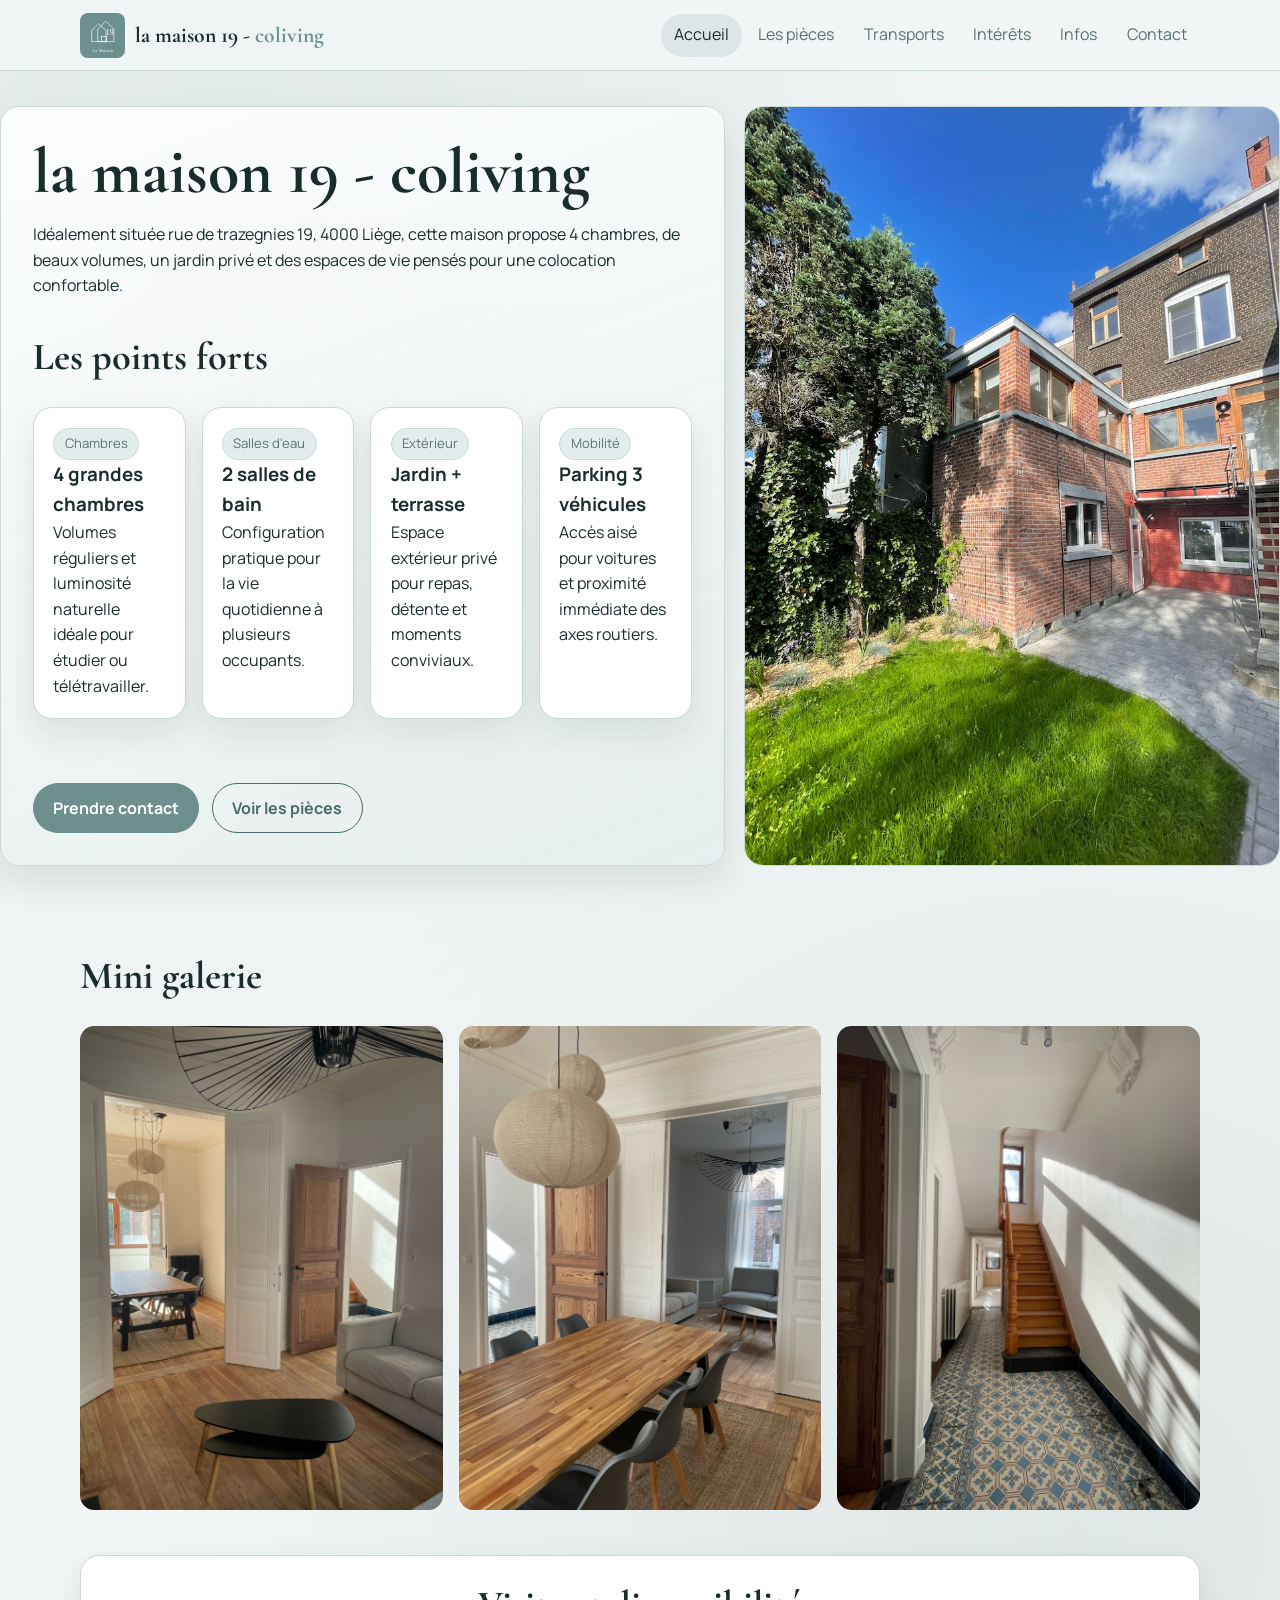
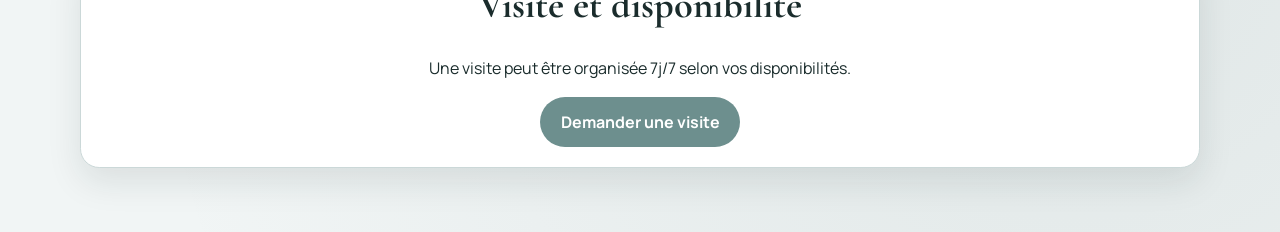
<file: index.html>
<!doctype html>
<html lang="fr">
  <head>
    <meta charset="UTF-8" />
    <meta name="viewport" content="width=device-width, initial-scale=1.0" />
    <title>la maison 19 - coliving</title>
    <meta
      name="description"
      content="la maison 19 - coliving: 4 chambres, jardin et parking, rue de trazegnies 19, 4000 Liège."
    />
    <link rel="preconnect" href="https://fonts.googleapis.com" />
    <link rel="preconnect" href="https://fonts.gstatic.com" crossorigin />
    <link
      href="https://fonts.googleapis.com/css2?family=Cormorant+Garamond:wght@600;700&family=Manrope:wght@400;600;700;800&display=swap"
      rel="stylesheet"
    />
    <link rel="icon" href="img/logo.svg" type="image/svg+xml" />
    <link rel="stylesheet" href="css/style.css" />
  </head>
  <body>
    <header class="site-header">
      <div class="container navbar">
        <a class="logo" href="index.html"><img src="img/logo.svg" alt="La Maison 19 – Coliving" class="logo-img"><span class="logo-text">la maison 19 - <em>coliving</em></span></a>
        <button class="hamburger" aria-label="Ouvrir le menu" aria-expanded="false" data-nav-toggle>
          <span></span>
          <span></span>
          <span></span>
        </button>
        <nav>
          <ul class="nav-links" data-nav-links>
            <li class="nav-item"><a href="index.html">Accueil</a></li>
            <li class="nav-item"><a href="pieces.html">Les pièces</a></li>
            <li class="nav-item"><a href="transports.html">Transports</a></li>
            <li class="nav-item"><a href="interets.html">Intérêts</a></li>
            <li class="nav-item"><a href="infos.html">Infos</a></li>
            <li class="nav-item"><a href="contact.html">Contact</a></li>
          </ul>
        </nav>
      </div>
    </header>
    <!-- TODO réduire l'espace entre le header et le main -->
    <main class="home-main">
      <section class="hero">
        <div class="container hero-shell">
          <article class="card hero-copy reveal">
            <h1><!-- DATA: TITRE -->la maison 19 - coliving</h1>
            <p>
              <!-- DATA: LOCALISATION -->Idéalement située rue de trazegnies 19, 4000 Liège, cette maison propose 4 chambres,
               de beaux volumes, un jardin privé et des espaces de vie pensés pour une colocation confortable.
            </p>
            <div class="hero-highlights">
              <h2 class="section-title">Les points forts</h2>
              <div class="grid-4">
                <article class="card">
                    <span class="badge">Chambres</span>
                    <h3><!-- DATA: CHAMBRES -->4 grandes chambres</h3>
                    <p>Volumes réguliers et luminosité naturelle idéale pour étudier ou télétravailler.</p>
                </article>
                <article class="card">
                    <span class="badge">Salles d'eau</span>
                    <h3><!-- DATA: SDB -->2 salles de bain</h3>
                    <p>Configuration pratique pour la vie quotidienne à plusieurs occupants.</p>
                </article>
                <article class="card">
                    <span class="badge">Extérieur</span>
                    <h3><!-- DATA: JARDIN -->Jardin + terrasse</h3>
                    <p>Espace extérieur privé pour repas, détente et moments conviviaux.</p>
                </article>
                <article class="card">
                    <span class="badge">Mobilité</span>
                    <h3><!-- DATA: PARKING -->Parking 3 véhicules</h3>
                    <p>Accès aisé pour voitures et proximité immédiate des axes routiers.</p>
                </article>
                </div>
            </div>
            <div style="height: 2rem;"></div> 
            <p class="hero-actions">
              <a class="btn btn-primary" href="contact.html">Prendre contact</a>
              <a class="btn btn-outline" href="pieces.html">Voir les pièces</a>
            </p>
          </article>
          <figure class="hero-image reveal delay-1">
            <img src="img/index/IMG_2980.jpeg" alt="Façade de la maison 19 - coliving à Liège" />
          </figure>
        </div>
      </section>

      <section class="section container reveal delay-2">
        <h2 class="section-title">Mini galerie</h2>
        <div class="grid-3">
          <img src="img/index/IMG_2970.jpeg" alt="Aperçu de la maison 1" />
          <img src="img/index/IMG_2964.jpeg" alt="Aperçu de la maison 2" />
          <img src="img/index/IMG_2968.jpeg" alt="Aperçu de la maison 3" />
        </div>
      </section>

      <section class="section container reveal delay-3">
        <article class="card" style="text-align: center">
          <h2 class="section-title" style="justify-content: center">Visite et disponibilité</h2>
          <p><!-- DATA: CTA -->Une visite peut être organisée 7j/7 selon vos disponibilités.</p>
          <p style="margin-top: 1rem">
            <a class="btn btn-primary" href="contact.html">Demander une visite</a>
          </p>
        </article>
      </section>
    </main>

    <script src="js/main.js"></script>
  </body>
</html>
</file>
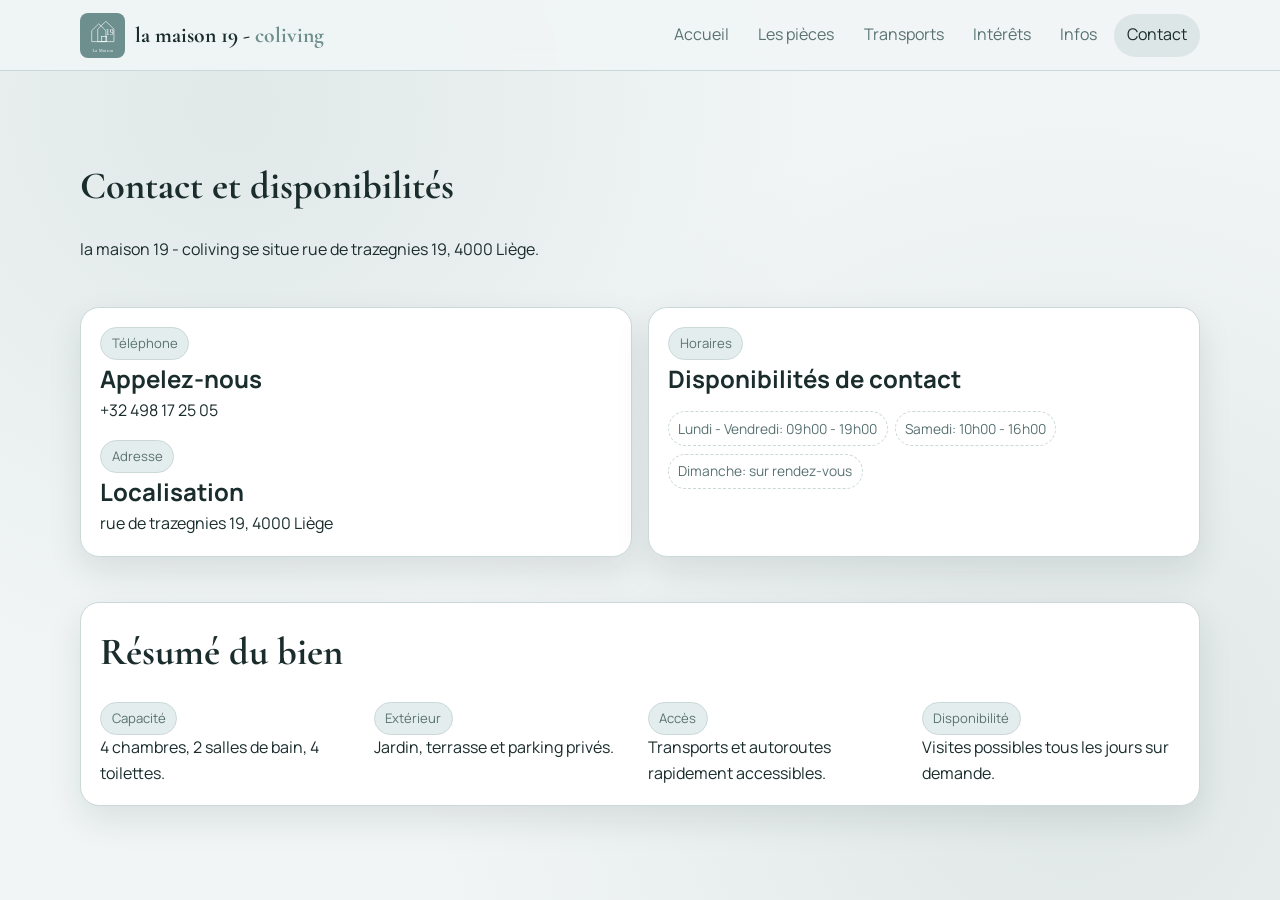
<file: contact.html>
<!doctype html>
<html lang="fr">
  <head>
    <meta charset="UTF-8" />
    <meta name="viewport" content="width=device-width, initial-scale=1.0" />
    <title>Contact - la maison 19 - coliving</title>
    <meta name="description" content="Coordonnées de contact fictives pour organiser une visite du bien." />
    <link rel="preconnect" href="https://fonts.googleapis.com" />
    <link rel="preconnect" href="https://fonts.gstatic.com" crossorigin />
    <link
      href="https://fonts.googleapis.com/css2?family=Cormorant+Garamond:wght@600;700&family=Manrope:wght@400;600;700;800&display=swap"
      rel="stylesheet"
    />
    <link rel="icon" href="img/logo.svg" type="image/svg+xml" />
    <link rel="stylesheet" href="css/style.css" />
  </head>
  <body>
    <header class="site-header">
      <div class="container navbar">
        <a class="logo" href="index.html"><img src="img/logo.svg" alt="La Maison 19 – Coliving" class="logo-img"><span class="logo-text">la maison 19 - <em>coliving</em></span></a>
        <button class="hamburger" aria-label="Ouvrir le menu" aria-expanded="false" data-nav-toggle>
          <span></span><span></span><span></span>
        </button>
        <nav>
          <ul class="nav-links" data-nav-links>
            <li class="nav-item"><a href="index.html">Accueil</a></li>
            <li class="nav-item"><a href="pieces.html">Les pièces</a></li>
            <li class="nav-item"><a href="transports.html">Transports</a></li>
            <li class="nav-item"><a href="interets.html">Intérêts</a></li>
            <li class="nav-item"><a href="infos.html">Infos</a></li>
            <li class="nav-item"><a href="contact.html">Contact</a></li>
          </ul>
        </nav>
      </div>
    </header>

    <main class="container">
      <section class="section reveal">
        <h1 class="section-title">Contact et disponibilités</h1>
        <p><!-- DATA: INTRO_CONTACT -->la maison 19 - coliving se situe rue de trazegnies 19, 4000 Liège.</p>
      </section>

      <section class="section grid-2 reveal delay-1">
        <article class="card">
          <span class="badge">Téléphone</span>
          <h2><!-- DATA: TEL_LABEL -->Appelez-nous</h2>
          <p><a href="tel:+32498172505"><!-- DATA: TEL -->+32 498 17 25 05</a></p>

          <span class="badge" style="margin-top: 1rem">Adresse</span>
          <h2><!-- DATA: ADRESSE_LABEL -->Localisation</h2>
          <p><!-- DATA: ADRESSE -->rue de trazegnies 19, 4000 Liège</p>

          </article>

        <article class="card">
          <span class="badge">Horaires</span>
          <h2><!-- DATA: HORAIRES_LABEL -->Disponibilités de contact</h2>
          <ul class="feature-list">
            <li><!-- DATA: HORAIRE_SEMAINE -->Lundi - Vendredi: 09h00 - 19h00</li>
            <li><!-- DATA: HORAIRE_SAMEDI -->Samedi: 10h00 - 16h00</li>
            <li><!-- DATA: HORAIRE_DIMANCHE -->Dimanche: sur rendez-vous</li>
          </ul>
        </article>
      </section>

      <section class="section reveal delay-2">
        <article class="card">
          <h2 class="section-title">Résumé du bien</h2>
          <div class="grid-4">
            <div>
              <span class="badge">Capacité</span>
              <p><!-- DATA: RESUME_PIECES -->4 chambres, 2 salles de bain, 4 toilettes.</p>
            </div>
            <div>
              <span class="badge">Extérieur</span>
              <p><!-- DATA: RESUME_EXT -->Jardin, terrasse et parking privés.</p>
            </div>
            <div>
              <span class="badge">Accès</span>
              <p><!-- DATA: RESUME_ACCES -->Transports et autoroutes rapidement accessibles.</p>
            </div>
            <div>
              <span class="badge">Disponibilité</span>
              <p><!-- DATA: RESUME_DISPO -->Visites possibles tous les jours sur demande.</p>
            </div>
          </div>
        </article>
      </section>
    </main>

    <script src="js/main.js"></script>
  </body>
</html>
</file>
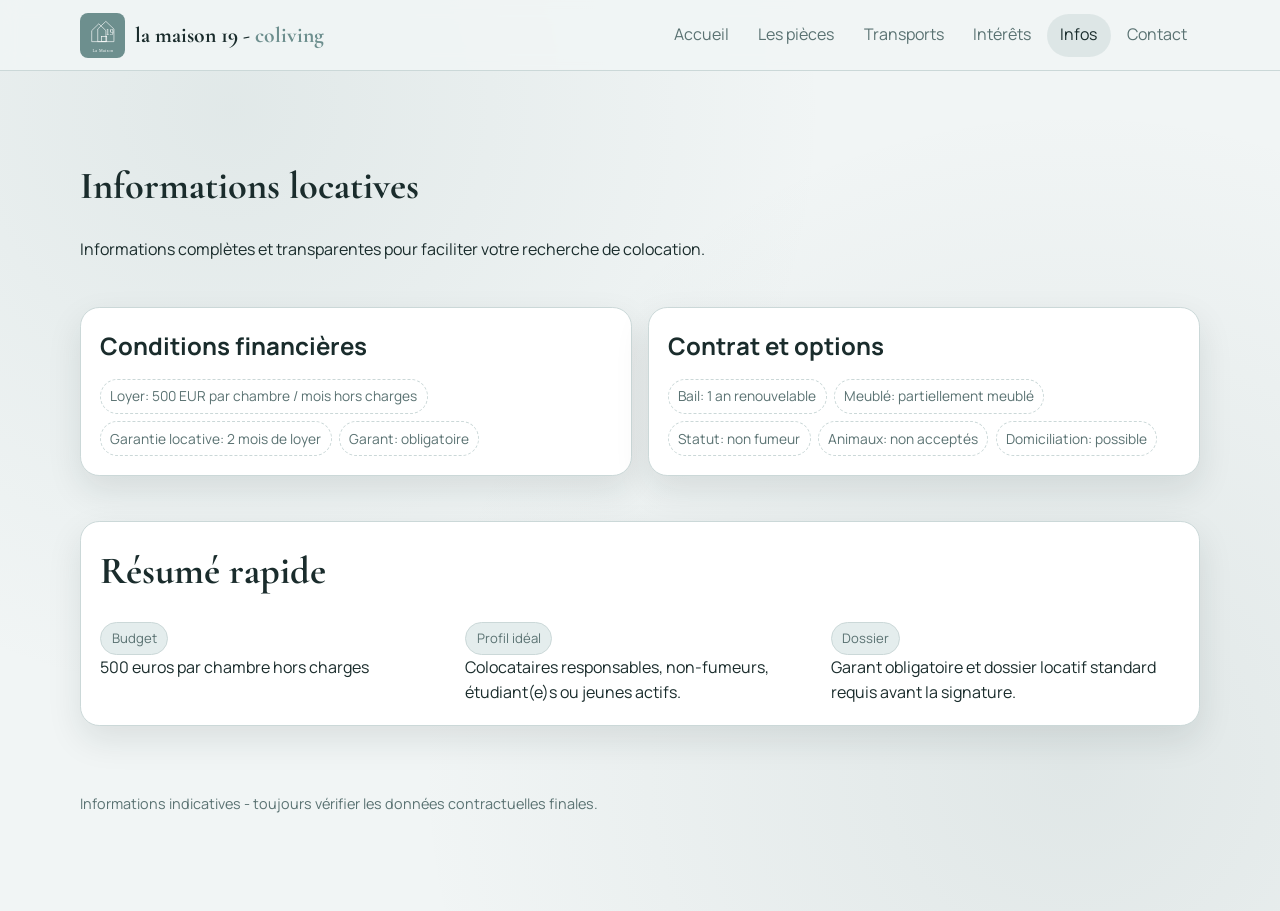
<file: infos.html>
<!doctype html>
<html lang="fr">
  <head>
    <meta charset="UTF-8" />
    <meta name="viewport" content="width=device-width, initial-scale=1.0" />
    <title>Informations pratiques - la maison 19 - coliving</title>
    <meta name="description" content="Toutes les informations locatives essentielles du bien en un coup d'œil." />
    <link rel="preconnect" href="https://fonts.googleapis.com" />
    <link rel="preconnect" href="https://fonts.gstatic.com" crossorigin />
    <link
      href="https://fonts.googleapis.com/css2?family=Cormorant+Garamond:wght@600;700&family=Manrope:wght@400;600;700;800&display=swap"
      rel="stylesheet"
    />
    <link rel="icon" href="img/logo.svg" type="image/svg+xml" />
    <link rel="stylesheet" href="css/style.css" />
  </head>
  <body>
    <header class="site-header">
      <div class="container navbar">
        <a class="logo" href="index.html"><img src="img/logo.svg" alt="La Maison 19 – Coliving" class="logo-img"><span class="logo-text">la maison 19 - <em>coliving</em></span></a>
        <button class="hamburger" aria-label="Ouvrir le menu" aria-expanded="false" data-nav-toggle>
          <span></span><span></span><span></span>
        </button>
        <nav>
          <ul class="nav-links" data-nav-links>
            <li class="nav-item"><a href="index.html">Accueil</a></li>
            <li class="nav-item"><a href="pieces.html">Les pièces</a></li>
            <li class="nav-item"><a href="transports.html">Transports</a></li>
            <li class="nav-item"><a href="interets.html">Intérêts</a></li>
            <li class="nav-item"><a href="infos.html">Infos</a></li>
            <li class="nav-item"><a href="contact.html">Contact</a></li>
          </ul>
        </nav>
      </div>
    </header>

    <main class="container">
      <section class="section reveal">
        <h1 class="section-title">Informations locatives</h1>
        <p><!-- DATA: INTRO_INFOS -->Informations complètes et transparentes pour faciliter votre recherche de colocation.</p>
      </section>

      <section class="section grid-2 reveal delay-1">
        <article class="card">
          <h2>Conditions financières</h2>
          <ul class="feature-list">
            <li><!-- DATA: LOYER -->Loyer: 500 EUR par chambre / mois hors charges</li>
            <li><!-- DATA: DEPOT -->Garantie locative: 2 mois de loyer</li>
            <li><!-- DATA: GARANT -->Garant: obligatoire</li>
          </ul>
        </article>
        <article class="card">
          <h2>Contrat et options</h2>
          <ul class="feature-list">
            <li><!-- DATA: BAIL -->Bail: 1 an renouvelable</li>
            <li><!-- DATA: MEUBLE -->Meublé: partiellement meublé</li>
            <li><!-- DATA: FUMEUR -->Statut: non fumeur</li>
            <li><!-- DATA: ANIMAUX -->Animaux: non acceptés</li>
            <li><!-- DATA: DOMICILIATION -->Domiciliation: possible</li>
          </ul>
        </article>
      </section>

      <section class="section reveal delay-2">
        <article class="card">
          <h2 class="section-title">Résumé rapide</h2>
          <div class="grid-3">
            <div>
              <span class="badge">Budget</span>
              <p><!-- DATA: RESUME_BUDGET -->500 euros par chambre hors charges</p>
            </div>
            <div>
              <span class="badge">Profil idéal</span>
              <p><!-- DATA: RESUME_PROFIL -->Colocataires responsables, non-fumeurs, étudiant(e)s ou jeunes actifs.</p>
            </div>
            <div>
              <span class="badge">Dossier</span>
              <p><!-- DATA: RESUME_DOSSIER -->Garant obligatoire et dossier locatif standard requis avant la signature.</p>
            </div>
          </div>
        </article>
      </section>

      <footer class="footer">
        <p>Informations indicatives - toujours vérifier les données contractuelles finales.</p>
      </footer>
    </main>

    <script src="js/main.js"></script>
  </body>
</html>
</file>
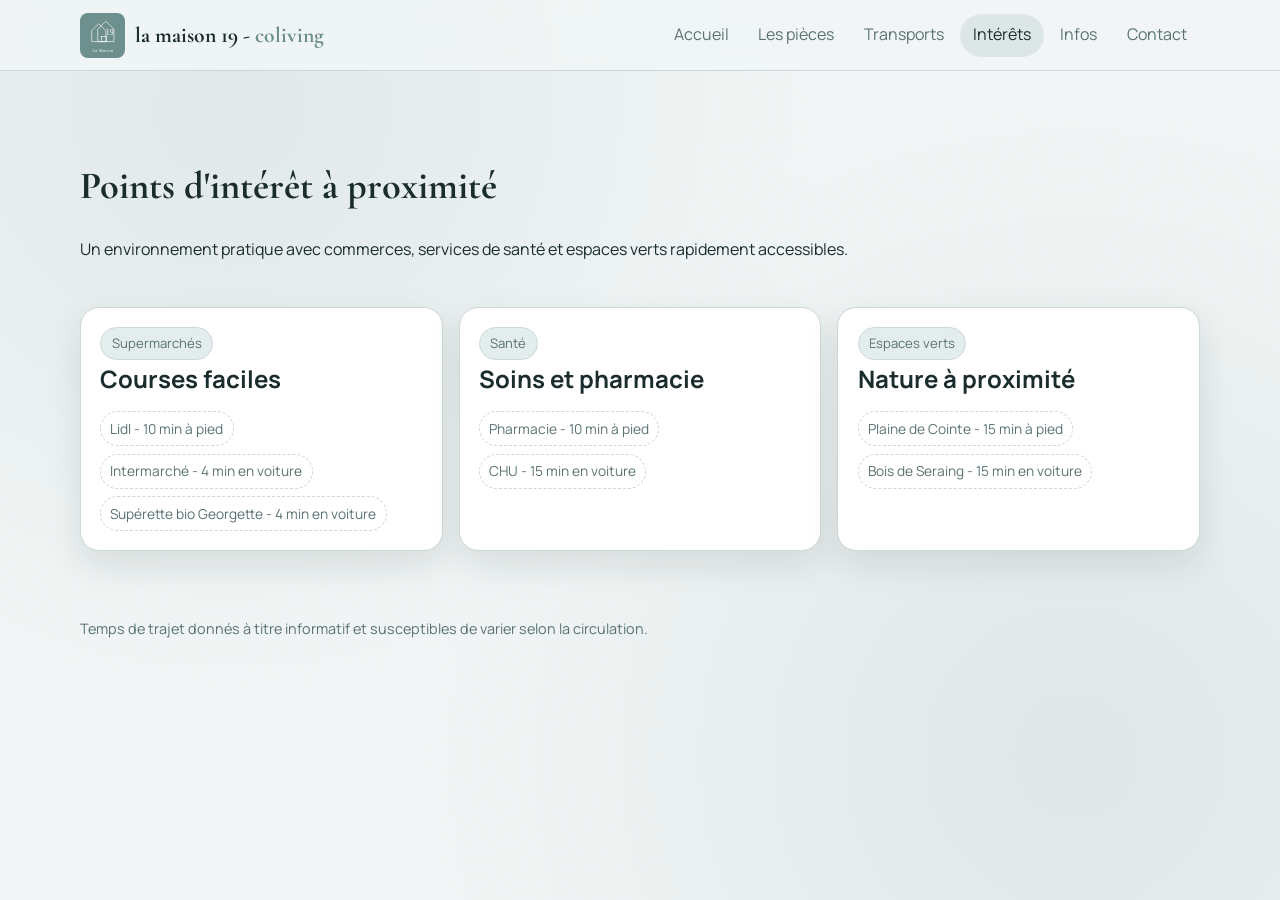
<file: interets.html>
<!doctype html>
<html lang="fr">
  <head>
    <meta charset="UTF-8" />
    <meta name="viewport" content="width=device-width, initial-scale=1.0" />
    <title>Points d'intérêt - la maison 19 - coliving</title>
    <meta name="description" content="Services et lieux utiles autour de la maison: commerces, santé, parcs, restaurants." />
    <link rel="preconnect" href="https://fonts.googleapis.com" />
    <link rel="preconnect" href="https://fonts.gstatic.com" crossorigin />
    <link
      href="https://fonts.googleapis.com/css2?family=Cormorant+Garamond:wght@600;700&family=Manrope:wght@400;600;700;800&display=swap"
      rel="stylesheet"
    />
    <link rel="icon" href="img/logo.svg" type="image/svg+xml" />
    <link rel="stylesheet" href="css/style.css" />
  </head>
  <body>
    <header class="site-header">
      <div class="container navbar">
        <a class="logo" href="index.html"><img src="img/logo.svg" alt="La Maison 19 – Coliving" class="logo-img"><span class="logo-text">la maison 19 - <em>coliving</em></span></a>
        <button class="hamburger" aria-label="Ouvrir le menu" aria-expanded="false" data-nav-toggle>
          <span></span><span></span><span></span>
        </button>
        <nav>
          <ul class="nav-links" data-nav-links>
            <li class="nav-item"><a href="index.html">Accueil</a></li>
            <li class="nav-item"><a href="pieces.html">Les pièces</a></li>
            <li class="nav-item"><a href="transports.html">Transports</a></li>
            <li class="nav-item"><a href="interets.html">Intérêts</a></li>
            <li class="nav-item"><a href="infos.html">Infos</a></li>
            <li class="nav-item"><a href="contact.html">Contact</a></li>
          </ul>
        </nav>
      </div>
    </header>

    <main class="container">
      <section class="section reveal">
        <h1 class="section-title">Points d'intérêt à proximité</h1>
        <p><!-- DATA: INTRO_INTERETS -->Un environnement pratique avec commerces, services de santé et espaces verts rapidement accessibles.</p>
      </section>

      <section class="section grid-3 reveal delay-1">
        <article class="card">
          <span class="badge">Supermarchés</span>
          <h2>Courses faciles</h2>
          <ul class="feature-list">
            <li><!-- DATA: SUPERMARCHE_1 -->Lidl - 10 min à pied</li>
            <li><!-- DATA: SUPERMARCHE_2 -->Intermarché - 4 min en voiture</li>
            <li><!-- DATA: SUPERMARCHE_3 -->Supérette bio Georgette - 4 min en voiture</li>
          </ul>
        </article>

        <article class="card">
          <span class="badge">Santé</span>
          <h2>Soins et pharmacie</h2>
          <ul class="feature-list">
            <li><!-- DATA: PHARMA_1 -->Pharmacie - 10 min à pied</li>
            <li><!-- DATA: PHARMA_2 -->CHU - 15 min en voiture</li>
          </ul>
        </article>

        <article class="card">
          <span class="badge">Espaces verts</span>
          <h2>Nature à proximité</h2>
          <ul class="feature-list">
            <li><!-- DATA: MEDECIN_1 -->Plaine de Cointe - 15 min à pied</li>
            <li><!-- DATA: MEDECIN_2 -->Bois de Seraing - 15 min en voiture</li>
          </ul>
        </article>
      </section>

      <footer class="footer">
        <p>Temps de trajet donnés à titre informatif et susceptibles de varier selon la circulation.</p>
      </footer>
    </main>

    <script src="js/main.js"></script>
  </body>
</html>
</file>
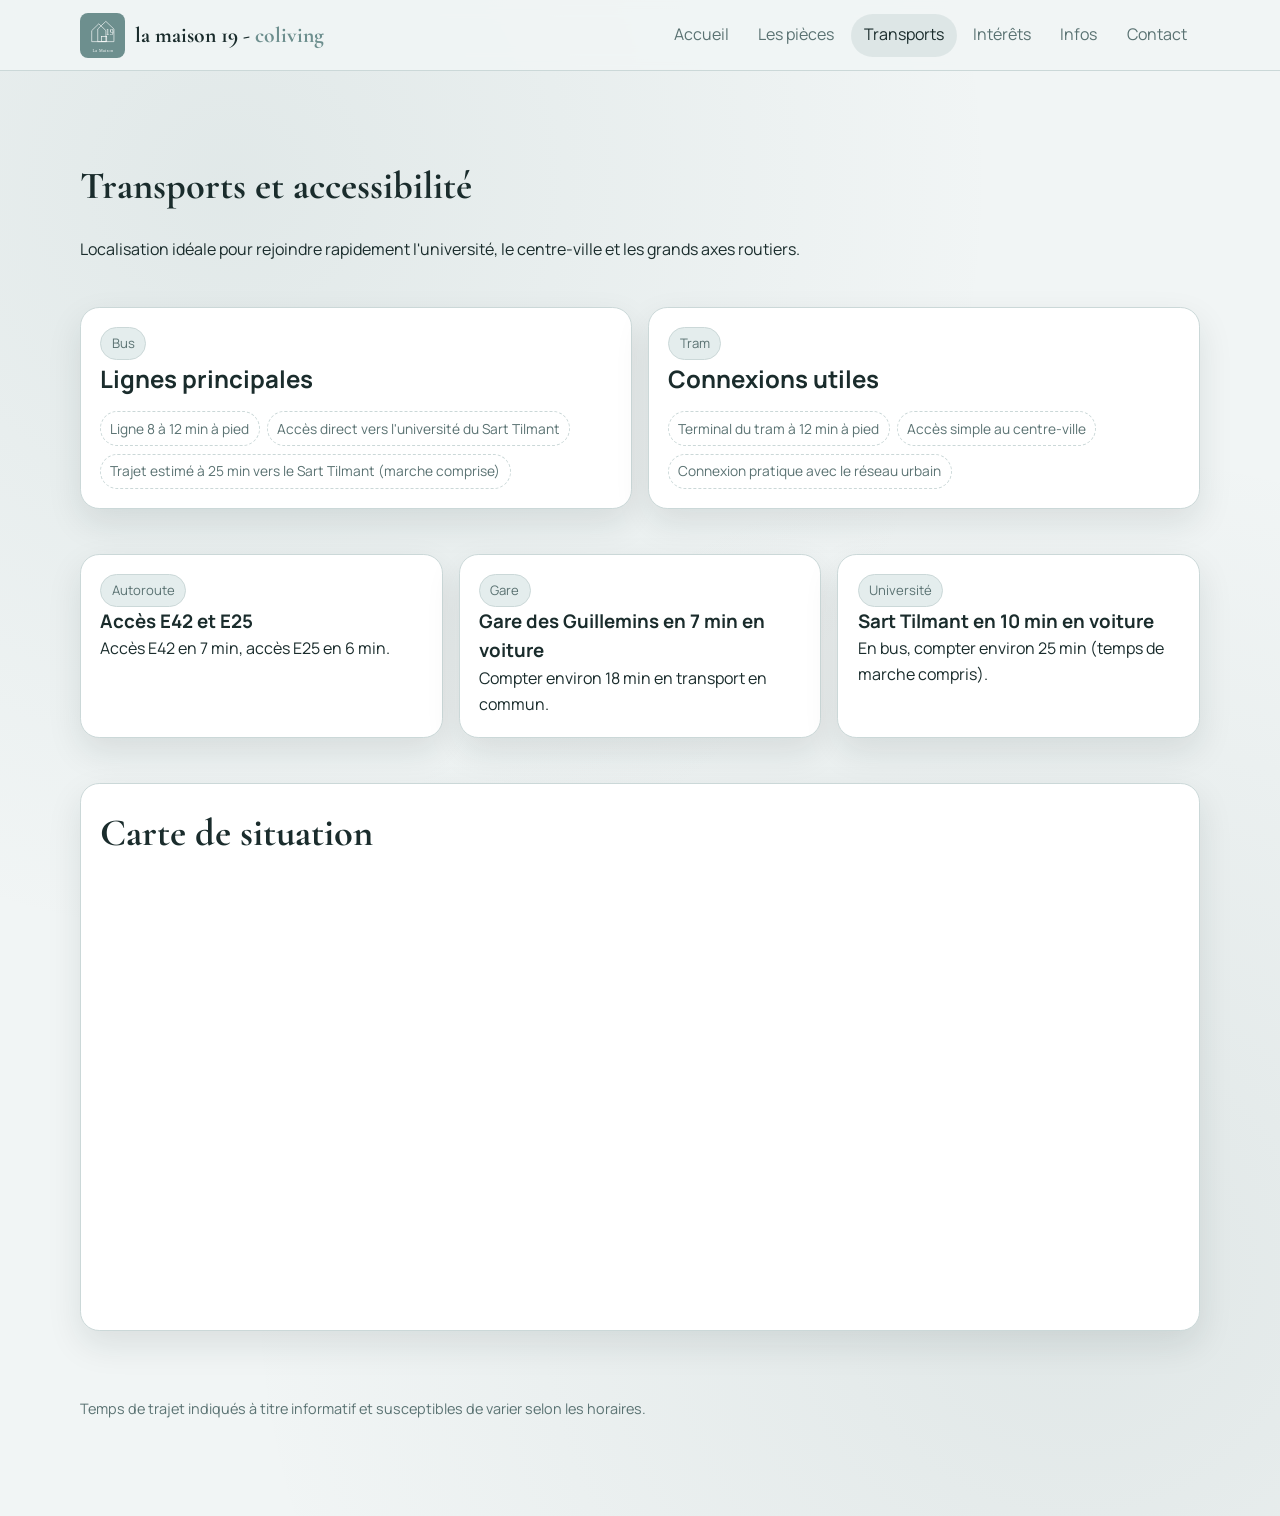
<file: transports.html>
<!doctype html>
<html lang="fr">
  <head>
    <meta charset="UTF-8" />
    <meta name="viewport" content="width=device-width, initial-scale=1.0" />
    <title>Transports - la maison 19 - coliving</title>
    <meta name="description" content="Accessibilité de la maison: bus, tram, autoroute et points stratégiques." />
    <link rel="preconnect" href="https://fonts.googleapis.com" />
    <link rel="preconnect" href="https://fonts.gstatic.com" crossorigin />
    <link
      href="https://fonts.googleapis.com/css2?family=Cormorant+Garamond:wght@600;700&family=Manrope:wght@400;600;700;800&display=swap"
      rel="stylesheet"
    />
    <link rel="icon" href="img/logo.svg" type="image/svg+xml" />
    <link rel="stylesheet" href="css/style.css" />
  </head>
  <body>
    <header class="site-header">
      <div class="container navbar">
        <a class="logo" href="index.html"><img src="img/logo.svg" alt="La Maison 19 – Coliving" class="logo-img"><span class="logo-text">la maison 19 - <em>coliving</em></span></a>
        <button class="hamburger" aria-label="Ouvrir le menu" aria-expanded="false" data-nav-toggle>
          <span></span><span></span><span></span>
        </button>
        <nav>
          <ul class="nav-links" data-nav-links>
            <li class="nav-item"><a href="index.html">Accueil</a></li>
            <li class="nav-item"><a href="pieces.html">Les pièces</a></li>
            <li class="nav-item"><a href="transports.html">Transports</a></li>
            <li class="nav-item"><a href="interets.html">Intérêts</a></li>
            <li class="nav-item"><a href="infos.html">Infos</a></li>
            <li class="nav-item"><a href="contact.html">Contact</a></li>
          </ul>
        </nav>
      </div>
    </header>

    <main class="container">
      <section class="section reveal">
        <h1 class="section-title">Transports et accessibilité</h1>
        <p><!-- DATA: INTRO_TRANSPORTS -->Localisation idéale pour rejoindre rapidement l'université, le centre-ville et les grands axes routiers.</p>
      </section>

      <section class="section grid-2 reveal delay-1">
        <article class="card">
          <span class="badge">Bus</span>
          <h2>Lignes principales</h2>
          <ul class="feature-list">
            <li><!-- DATA: BUS_1 -->Ligne 8 à 12 min à pied</li>
            <li><!-- DATA: BUS_2 -->Accès direct vers l'université du Sart Tilmant</li>
            <li><!-- DATA: BUS_3 -->Trajet estimé à 25 min vers le Sart Tilmant (marche comprise)</li>
          </ul>
        </article>
        <article class="card">
          <span class="badge">Tram</span>
          <h2>Connexions utiles</h2>
          <ul class="feature-list">
            <li><!-- DATA: TRAM_1 -->Terminal du tram à 12 min à pied</li>
            <li><!-- DATA: TRAM_2 -->Accès simple au centre-ville</li>
            <li><!-- DATA: TRAM_3 -->Connexion pratique avec le réseau urbain</li>
          </ul>
        </article>
      </section>

      <section class="section grid-3 reveal delay-2">
        <article class="card">
          <span class="badge">Autoroute</span>
          <h3><!-- DATA: AUTOROUTE -->Accès E42 et E25</h3>
          <p>Accès E42 en 7 min, accès E25 en 6 min.</p>
        </article>
        <article class="card">
          <span class="badge">Gare</span>
          <h3><!-- DATA: CENTRE_VILLE -->Gare des Guillemins en 7 min en voiture</h3>
          <p>Compter environ 18 min en transport en commun.</p>
        </article>
        <article class="card">
          <span class="badge">Université</span>
          <h3><!-- DATA: UNIVERSITE -->Sart Tilmant en 10 min en voiture</h3>
          <p>En bus, compter environ 25 min (temps de marche compris).</p>
        </article>
      </section>

      <section class="section reveal delay-3">
        <article class="card">
          <h2 class="section-title">Carte de situation</h2>
          <iframe
            title="Carte de localisation"
            aria-label="Carte de localisation de la maison"
            src="https://www.google.com/maps?q=rue%20de%20trazegnies%2019%2C%204000%20Li%C3%A8ge&output=embed"
            width="100%"
            height="420"
            style="border: 0; border-radius: 0.9rem"
            loading="lazy"
            referrerpolicy="no-referrer-when-downgrade"
          ></iframe>
        </article>
      </section>

      <footer class="footer">
        <p>Temps de trajet indiqués à titre informatif et susceptibles de varier selon les horaires.</p>
      </footer>
    </main>

    <script src="js/main.js"></script>
  </body>
</html>
</file>
<file: css/style.css>
/* Base reset */
* {
  box-sizing: border-box;
  margin: 0;
  padding: 0;
}

:root {
  --color-bg: #F1F5F5;
  --color-surface: #FFFFFF;
  --color-surface-alt: #E4EDED;
  --color-text: #1A2C2C;
  --color-muted: #5A7272;
  --color-primary: #6D8F8E;
  --color-primary-dark: #4A6A69;
  --color-accent: #4A6A69;
  --color-border: #CBD8D8;
  --shadow-soft: 0 14px 34px rgba(20, 35, 35, 0.10);
  --radius-sm: 0.5rem;
  --radius-md: 0.9rem;
  --radius-lg: 1.2rem;
  --container: 1120px;
  --font-title: "Cormorant Garamond", serif;
  --font-body: "Manrope", sans-serif;
}

html,
body {
  min-height: 100%;
}

body {
  font-family: var(--font-body);
  color: var(--color-text);
  background:
    radial-gradient(circle at 18% 12%, rgba(109, 143, 142, 0.12), transparent 45%),
    radial-gradient(circle at 84% 84%, rgba(74, 106, 105, 0.10), transparent 50%),
    var(--color-bg);
  line-height: 1.6;
}

img {
  display: block;
  max-width: 100%;
  border-radius: var(--radius-md);
}

a {
  color: inherit;
  text-decoration: none;
}

ul {
  list-style: none;
}

.container {
  width: min(100% - 2rem, var(--container));
  margin-inline: auto;
}

main {
  padding-block: 2.5rem 4rem;
}

.home-main {
  padding-top: 0;
}

.section {
  margin-top: 2.8rem;
}

.section-title {
  display: inline-flex;
  align-items: center;
  gap: 0.6rem;
  font-family: var(--font-title);
  font-size: clamp(1.8rem, 3vw, 2.5rem);
  margin-bottom: 1.2rem;
}

.section-title::before,
.section-title::after {
  content: none !important;
  display: none !important;
}

.badge {
  display: inline-block;
  padding: 0.3rem 0.65rem;
  font-size: 0.82rem;
  border: 1px solid var(--color-border);
  border-radius: 999px;
  color: var(--color-muted);
  background: var(--color-surface-alt);
}

.card {
  background: var(--color-surface);
  border: 1px solid var(--color-border);
  border-radius: var(--radius-lg);
  padding: 1.2rem;
  box-shadow: var(--shadow-soft);
}

.btn {
  display: inline-flex;
  align-items: center;
  justify-content: center;
  gap: 0.4rem;
  padding: 0.7rem 1.2rem;
  border-radius: 999px;
  border: 1px solid transparent;
  font-weight: 700;
  cursor: pointer;
  transition: transform 0.2s ease, background-color 0.2s ease, border-color 0.2s ease;
}

.btn:hover {
  transform: translateY(-1px);
}

.btn-primary {
  background: var(--color-primary);
  color: #fff;
}

.btn-primary:hover {
  background: var(--color-primary-dark);
}

.btn-outline {
  background: transparent;
  border-color: var(--color-accent);
  color: var(--color-accent);
}

.btn-outline:hover {
  background: rgba(109, 143, 142, 0.12);
}

/* Navbar */
.site-header {
  position: sticky;
  top: 0;
  z-index: 30;
  backdrop-filter: blur(10px);
  background: rgba(241, 245, 245, 0.88);
  border-bottom: 1px solid var(--color-border);
}

.navbar {
  min-height: 4.4rem;
  display: flex;
  align-items: center;
  justify-content: space-between;
  gap: 1rem;
}

.logo {
  display: flex;
  align-items: center;
  gap: 0.65rem;
}

.logo-img {
  height: 2.8rem;
  width: auto;
  border-radius: var(--radius-sm);
  display: block;
  flex-shrink: 0;
}

.logo-text {
  font-family: var(--font-title);
  font-size: 1.35rem;
  font-weight: 700;
  color: var(--color-text);
  line-height: 1.15;
}

.logo-text em {
  font-style: normal;
  color: var(--color-primary);
}

.nav-links {
  display: flex;
  align-items: center;
  gap: 0.2rem;
}

.nav-item > a,
.dropdown-trigger {
  display: inline-flex;
  align-items: center;
  gap: 0.45rem;
  padding: 0.55rem 0.82rem;
  border-radius: 999px;
  color: var(--color-muted);
  font-weight: 700;
  background: transparent;
  border: 0;
  cursor: pointer;
  font: inherit;
}

.nav-item > a:hover,
.dropdown-trigger:hover,
.nav-item > a.active {
  background: rgba(109, 143, 142, 0.14);
  color: var(--color-text);
}

.dropdown {
  position: relative;
}

.dropdown-menu {
  position: absolute;
  top: calc(100% + 0.4rem);
  left: 0;
  min-width: 15rem;
  padding: 0.4rem;
  border-radius: var(--radius-md);
  border: 1px solid var(--color-border);
  background: var(--color-surface);
  box-shadow: var(--shadow-soft);
  display: none;
}

.dropdown.open .dropdown-menu {
  display: block;
}

.dropdown-menu a {
  display: block;
  padding: 0.55rem 0.65rem;
  border-radius: var(--radius-sm);
  color: var(--color-muted);
}

.dropdown-menu a:hover {
  background: rgba(109, 143, 142, 0.14);
  color: var(--color-text);
}

.hamburger {
  display: none;
  border: 0;
  background: transparent;
  width: 2.5rem;
  height: 2.5rem;
  border-radius: 50%;
  cursor: pointer;
}

.hamburger span {
  display: block;
  width: 1.35rem;
  height: 2px;
  margin: 0.22rem auto;
  background: var(--color-text);
}

/* Hero */
.hero {
  min-height: calc(100vh - 4.4rem);
  display: grid;
  place-items: center;
}

.hero-shell {
  width: 100%;
  display: grid;
  grid-template-columns: 1.15fr 0.85fr;
  gap: 1.2rem;
}

.hero-copy {
  padding: 2rem;
  background: linear-gradient(160deg, rgba(255, 255, 255, 0.93), rgba(228, 237, 237, 0.85));
}

.hero-copy h1 {
  font-family: var(--font-title);
  font-size: clamp(2.3rem, 6vw, 4rem);
  line-height: 1.02;
  margin-bottom: 1.1rem;
}

.hero-highlights {
  margin-top: 1.75rem;
}

.hero-actions {
  margin-top: 2rem;
  display: flex;
  flex-wrap: wrap;
  gap: 0.8rem;
}

.hero-stats {
  display: grid;
  grid-template-columns: repeat(3, minmax(0, 1fr));
  gap: 0.7rem;
  margin-top: 1rem;
}

.hero-stat {
  background: var(--color-surface);
  border-radius: var(--radius-sm);
  border: 1px solid var(--color-border);
  padding: 0.65rem;
}

.hero-stat strong {
  display: block;
  font-size: 1.05rem;
}

.hero-image {
  min-height: 23rem;
  max-height: 50rem;
  border-radius: var(--radius-lg);
  overflow: hidden;
  border: 1px solid var(--color-border);
}

.hero-image img {
  width: 100%;
  height: 100%;
  object-fit: cover;
}

.grid-4 {
  display: grid;
  grid-template-columns: repeat(4, minmax(0, 1fr));
  gap: 1rem;
}

.grid-3 {
  display: grid;
  grid-template-columns: repeat(3, minmax(0, 1fr));
  gap: 1rem;
}

.grid-2 {
  display: grid;
  grid-template-columns: repeat(2, minmax(0, 1fr));
  gap: 1rem;
}

/* Carousel */
.carousel {
  position: relative;
}

.carousel-track {
  position: relative;
  min-height: 350px;
}

.carousel-slide {
  display: none;
  height: 350px;
  object-fit: contain;
  width: 100%;
  cursor: pointer;
  border-radius: var(--radius-md);
}

.carousel-slide.active {
  display: block;
}

.carousel-controls {
  margin-top: 0.8rem;
  display: flex;
  justify-content: space-between;
  align-items: center;
}

.carousel-buttons {
  display: inline-flex;
  gap: 0.5rem;
}

.carousel-btn {
  width: 2.25rem;
  height: 2.25rem;
  border-radius: 50%;
  border: 1px solid var(--color-border);
  background: var(--color-surface);
  color: var(--color-text);
  cursor: pointer;
}

.carousel-btn:hover {
  background: var(--color-surface-alt);
}

.carousel-indicators {
  display: inline-flex;
  align-items: center;
  gap: 0.35rem;
}

.carousel-indicators button {
  width: 0.55rem;
  height: 0.55rem;
  border-radius: 50%;
  border: 0;
  background: #A6BFBF;
  cursor: pointer;
}

.carousel-indicators button.active {
  background: var(--color-primary);
}

.feature-list {
  margin-top: 0.8rem;
  display: flex;
  flex-wrap: wrap;
  gap: 0.45rem;
}

.feature-list li {
  padding: 0.35rem 0.58rem;
  border: 1px dashed var(--color-border);
  border-radius: 999px;
  color: var(--color-muted);
  font-size: 0.86rem;
}

.anchor-nav {
  position: sticky;
  top: 5.15rem;
  z-index: 20;
  margin-bottom: 1rem;
  background: rgba(241, 245, 245, 0.95);
  border: 1px solid var(--color-border);
  border-radius: var(--radius-md);
  padding: 0.55rem;
  overflow-x: auto;
}

.anchor-nav ul {
  display: flex;
  gap: 0.45rem;
  min-width: max-content;
}

.anchor-nav a {
  display: inline-block;
  padding: 0.45rem 0.6rem;
  border-radius: 999px;
  font-size: 0.86rem;
  color: var(--color-muted);
  border: 1px solid transparent;
}

.anchor-nav a:hover {
  border-color: var(--color-border);
  color: var(--color-text);
}

.anchor-nav a.is-empty {
  opacity: 0.55;
  text-decoration: line-through;
}

.pieces-gallery-mode .section[id] {
  display: none;
}

.footer {
  margin-top: 3rem;
  padding: 1.1rem 0 2rem;
  color: var(--color-muted);
  font-size: 0.9rem;
}

/* Reveal animation */
.reveal {
  opacity: 0;
  transform: translateY(12px);
  animation: reveal 550ms ease forwards;
}

.reveal.delay-1 {
  animation-delay: 100ms;
}

.reveal.delay-2 {
  animation-delay: 180ms;
}

.reveal.delay-3 {
  animation-delay: 260ms;
}

@keyframes reveal {
  to {
    opacity: 1;
    transform: translateY(0);
  }
}

/* Breakpoints */
@media (max-width: 768px) {
  .nav-links {
    position: absolute;
    top: 4.4rem;
    left: 0;
    right: 0;
    flex-direction: column;
    align-items: stretch;
    background: var(--color-surface);
    border-bottom: 1px solid var(--color-border);
    padding: 0.7rem;
    display: none;
  }

  .nav-links.open {
    display: flex;
  }

  .dropdown-menu {
    position: static;
    margin-top: 0.2rem;
    box-shadow: none;
    border-style: dashed;
  }

  .hamburger {
    display: inline-block;
  }

  .hero {
    min-height: auto;
    padding-top: 1rem;
  }

  .hero-shell,
  .grid-4,
  .grid-3,
  .grid-2 {
    grid-template-columns: 1fr;
  }

  .hero-stats {
    grid-template-columns: 1fr;
  }
}

@media (max-width: 480px) {
  main {
    padding-top: 1.7rem;
  }

  .section {
    margin-top: 2rem;
  }

  .card {
    padding: 0.95rem;
  }

  .section-title {
    font-size: 1.65rem;
  }
}

/* Lightbox */
.lightbox {
  display: none;
  position: fixed;
  top: 0;
  left: 0;
  width: 100%;
  height: 100%;
  background: rgba(0, 0, 0, 0.9);
  z-index: 1000;
  align-items: center;
  justify-content: center;
}

.lightbox.active {
  display: flex;
}

.lightbox-content {
  position: relative;
  width: 90%;
  max-width: 90vw;
  height: 90vh;
  display: flex;
  align-items: center;
  justify-content: center;
}

.lightbox-image {
  max-width: 100%;
  max-height: 100%;
  object-fit: contain;
  border-radius: var(--radius-md);
}

.lightbox-close {
  position: absolute;
  top: -3rem;
  right: 0;
  width: 2.5rem;
  height: 2.5rem;
  background: transparent;
  border: none;
  color: white;
  font-size: 2rem;
  cursor: pointer;
  display: flex;
  align-items: center;
  justify-content: center;
  transition: transform 0.2s;
}

.lightbox-close:hover {
  transform: scale(1.1);
}

.lightbox-nav {
  position: absolute;
  top: 50%;
  transform: translateY(-50%);
  width: 100%;
  display: flex;
  justify-content: space-between;
  padding: 0 1rem;
  pointer-events: none;
}

.lightbox-btn {
  width: 2.5rem;
  height: 2.5rem;
  border-radius: 50%;
  border: 2px solid white;
  background: rgba(255, 255, 255, 0.1);
  color: white;
  font-size: 1.3rem;
  cursor: pointer;
  display: flex;
  align-items: center;
  justify-content: center;
  pointer-events: all;
  transition: all 0.2s;
}

.lightbox-btn:hover {
  background: rgba(255, 255, 255, 0.2);
}

.lightbox-counter {
  position: absolute;
  bottom: 1rem;
  left: 50%;
  transform: translateX(-50%);
  color: white;
  font-size: 0.9rem;
  background: rgba(0, 0, 0, 0.45);
  padding: 0.3rem 0.6rem;
  border-radius: 999px;
  white-space: nowrap;
}

@media (max-width: 768px) {
  .lightbox-close {
    top: 1rem;
    right: 1rem;
    width: 2rem;
    height: 2rem;
    font-size: 1.5rem;
  }

  .lightbox-btn {
    width: 2rem;
    height: 2rem;
    font-size: 1rem;
  }

  .lightbox-counter {
    bottom: 0.75rem;
    font-size: 0.82rem;
    max-width: calc(100% - 1.5rem);
    overflow: hidden;
    text-overflow: ellipsis;
  }
}
</file>
